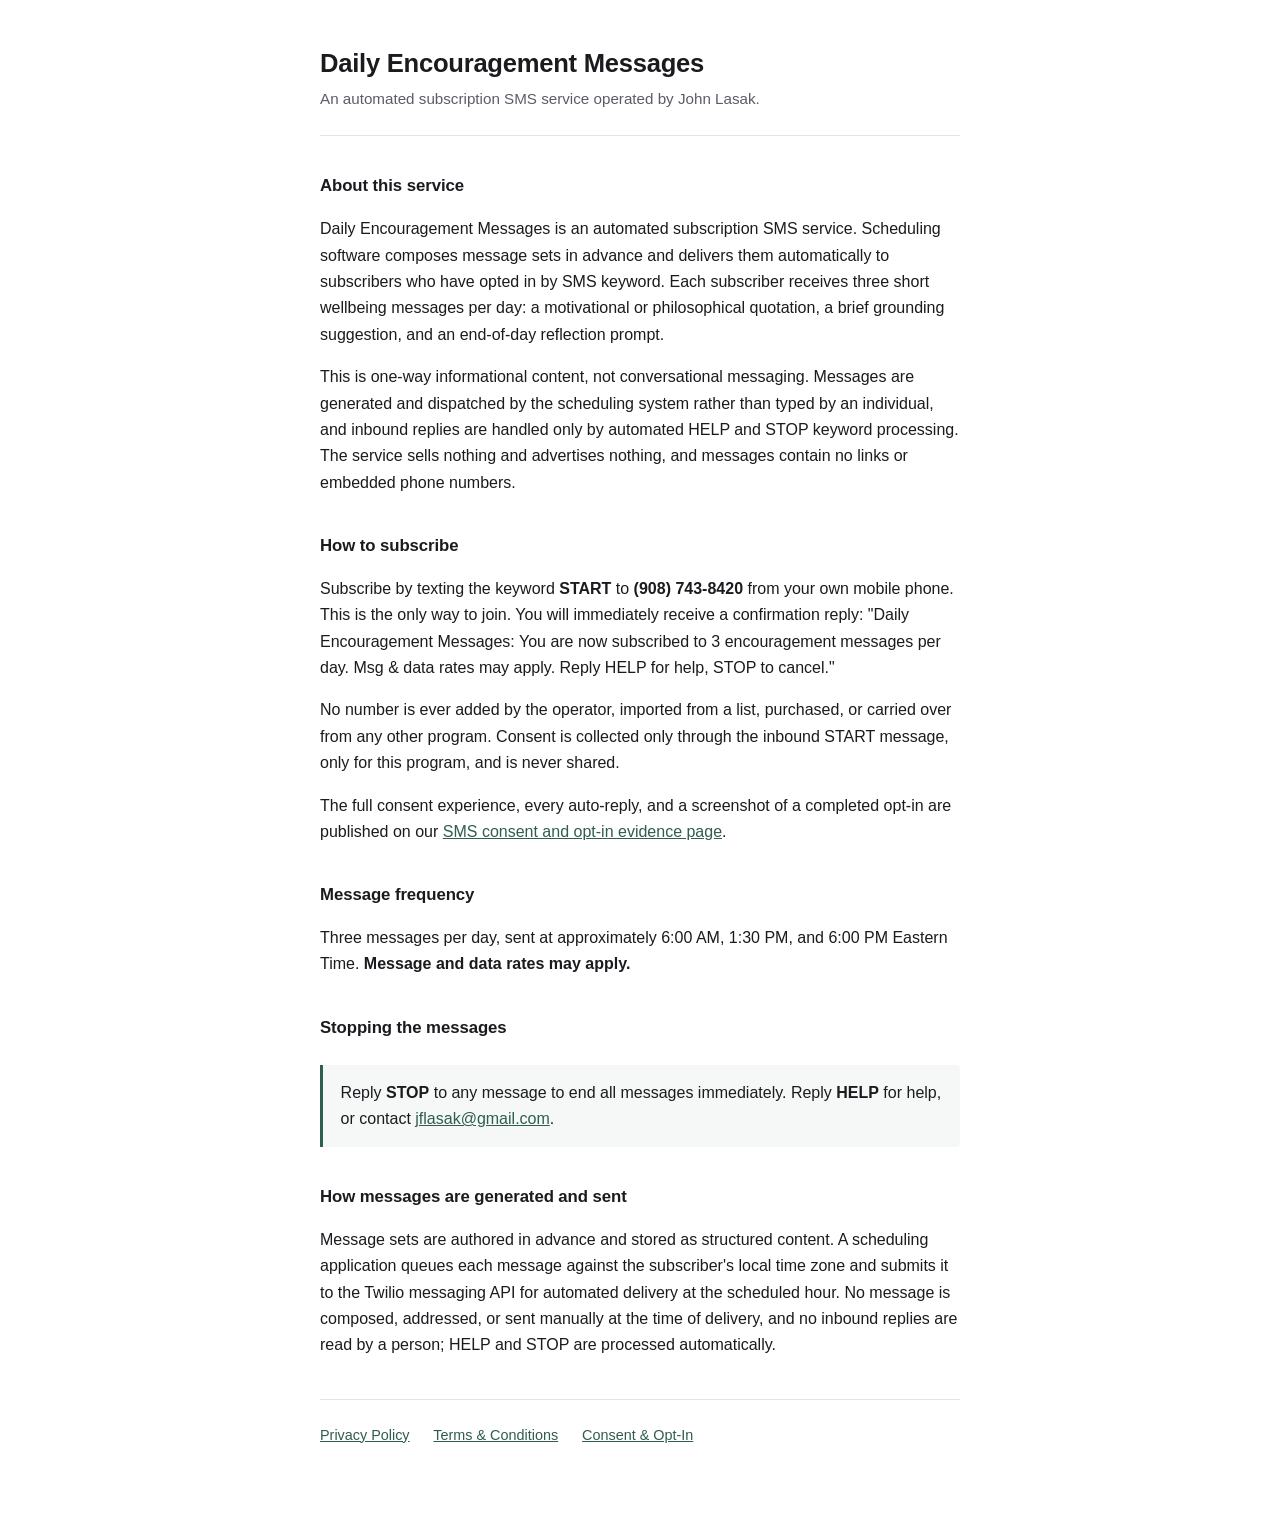
<file: index.html>
<!doctype html>
<html lang="en">
<head>
<meta charset="utf-8">
<meta name="viewport" content="width=device-width, initial-scale=1">
<meta name="robots" content="noindex, nofollow">
<title>Daily Encouragement Messages</title>
<link rel="stylesheet" href="style.css">
</head>
<body>
<main>
  <header>
    <h1>Daily Encouragement Messages</h1>
    <p class="sub">An automated subscription SMS service operated by John Lasak.</p>
  </header>

  <h2>About this service</h2>
  <p>
    Daily Encouragement Messages is an automated subscription SMS service.
    Scheduling software composes message sets in advance and delivers them
    automatically to subscribers who have opted in by SMS keyword. Each
    subscriber receives three short wellbeing messages per day: a motivational or
    philosophical quotation, a brief grounding suggestion, and an end-of-day
    reflection prompt.
  </p>
  <p>
    This is one-way informational content, not conversational messaging. Messages
    are generated and dispatched by the scheduling system rather than typed by an
    individual, and inbound replies are handled only by automated HELP and STOP
    keyword processing. The service sells nothing and advertises nothing, and
    messages contain no links or embedded phone numbers.
  </p>

  <h2>How to subscribe</h2>
  <p>
    Subscribe by texting the keyword <strong>START</strong> to
    <strong>(908) 743-8420</strong> from your own mobile phone. This is the
    only way to join. You will immediately receive a confirmation reply:
    "Daily Encouragement Messages: You are now subscribed to 3 encouragement
    messages per day. Msg &amp; data rates may apply. Reply HELP for help, STOP
    to cancel."
  </p>
  <p>
    No number is ever added by the operator, imported from a list, purchased, or
    carried over from any other program. Consent is collected only through the
    inbound START message, only for this program, and is never shared.
  </p>
  <p>
    The full consent experience, every auto-reply, and a screenshot of a
    completed opt-in are published on our
    <a href="consent.html">SMS consent and opt-in evidence page</a>.
  </p>

  <h2>Message frequency</h2>
  <p>
    Three messages per day, sent at approximately 6:00 AM, 1:30 PM, and 6:00 PM
    Eastern Time. <strong>Message and data rates may apply.</strong>
  </p>

  <h2>Stopping the messages</h2>
  <div class="callout">
    <p>
      Reply <strong>STOP</strong> to any message to end all messages immediately.
      Reply <strong>HELP</strong> for help, or contact
      <a href="mailto:jflasak@gmail.com">jflasak@gmail.com</a>.
    </p>
  </div>

  <h2>How messages are generated and sent</h2>
  <p>
    Message sets are authored in advance and stored as structured content. A
    scheduling application queues each message against the subscriber's local
    time zone and submits it to the Twilio messaging API for automated delivery
    at the scheduled hour. No message is composed, addressed, or sent manually at
    the time of delivery, and no inbound replies are read by a person; HELP and
    STOP are processed automatically.
  </p>

  <nav>
    <a href="privacy.html">Privacy Policy</a>
    <a href="terms.html">Terms &amp; Conditions</a>
    <a href="consent.html">Consent &amp; Opt-In</a>
  </nav>
</main>
</body>
</html>
</file>
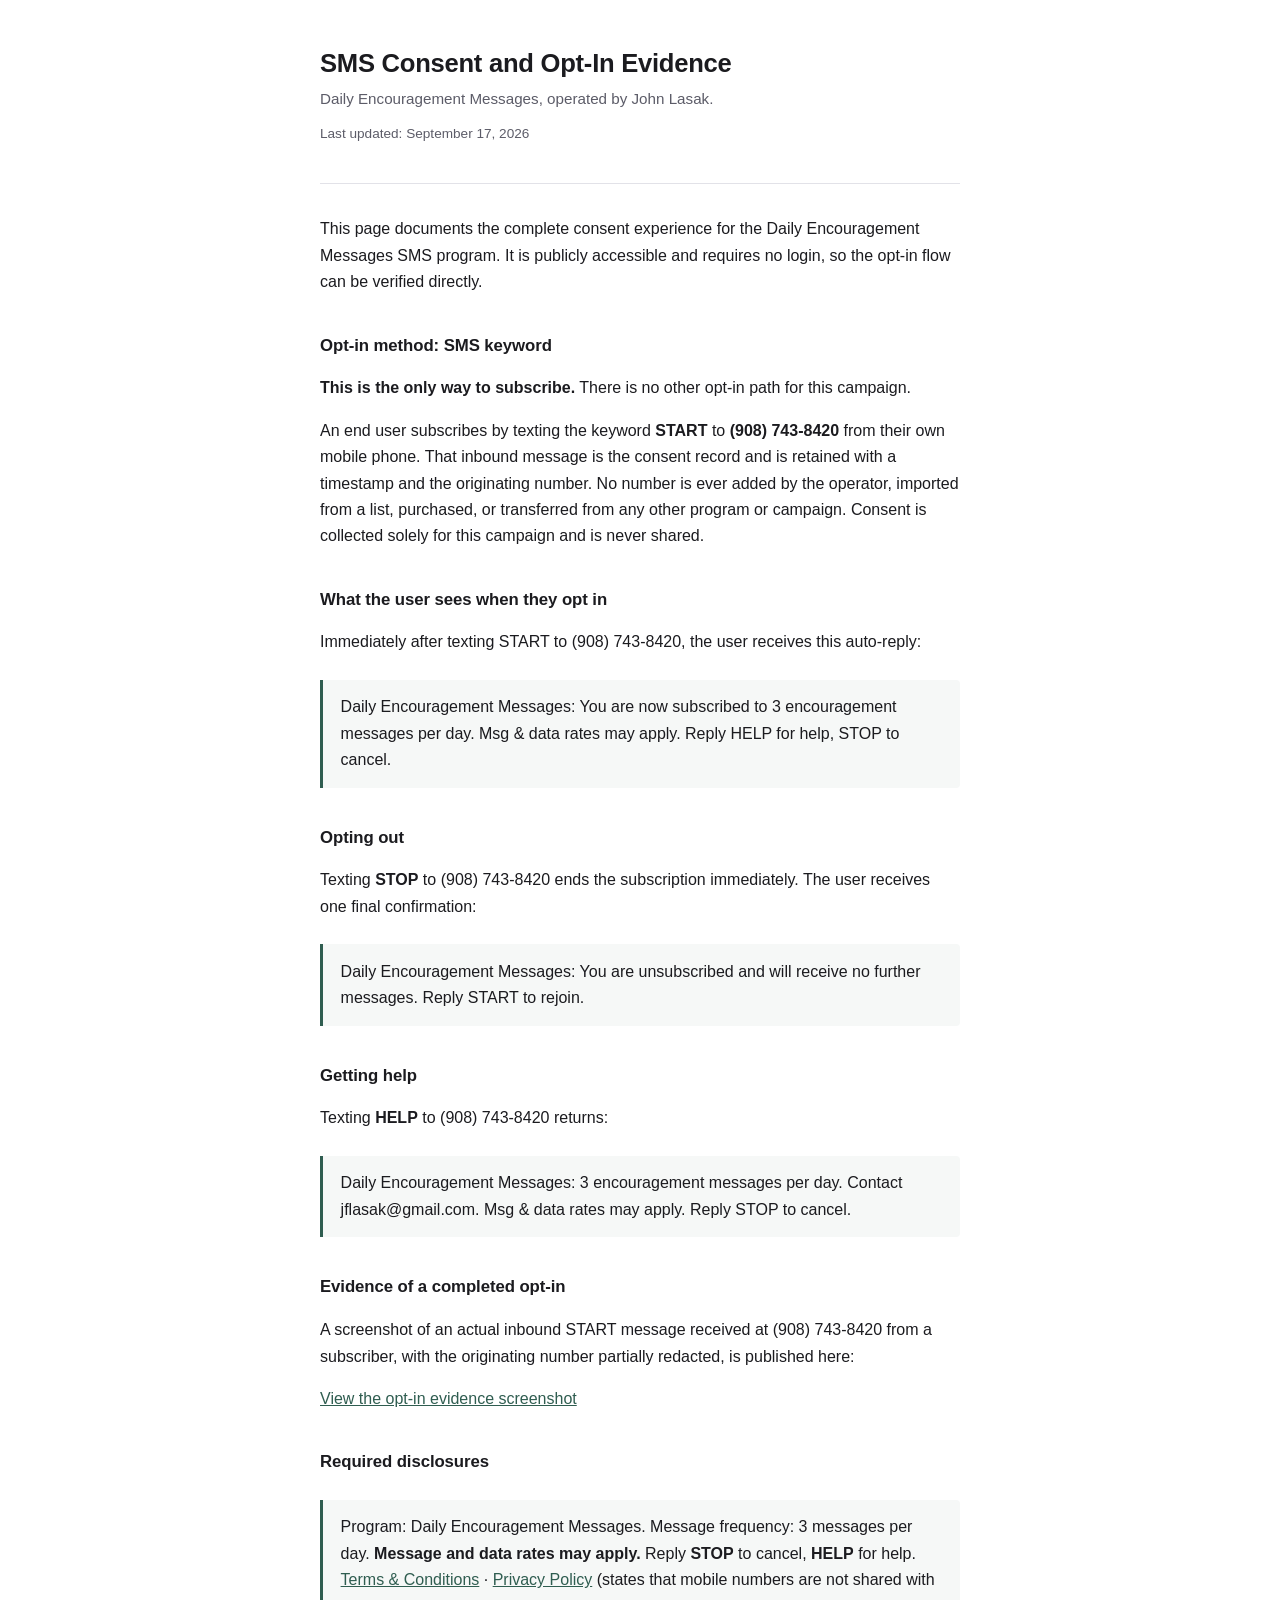
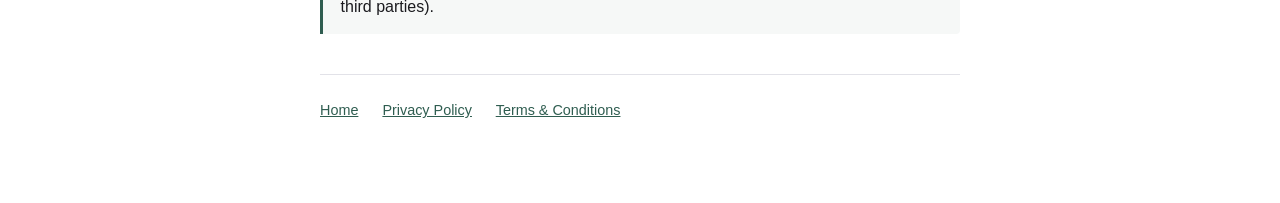
<file: consent.html>
<!doctype html>
<html lang="en">
<head>
<meta charset="utf-8">
<meta name="viewport" content="width=device-width, initial-scale=1">
<meta name="robots" content="noindex, nofollow">
<title>SMS Consent and Opt-In Evidence — Daily Encouragement Messages</title>
<link rel="stylesheet" href="style.css">
</head>
<body>
<main>
  <header>
    <h1>SMS Consent and Opt-In Evidence</h1>
    <p class="sub">Daily Encouragement Messages, operated by John Lasak.</p>
    <p class="updated">Last updated: September 17, 2026</p>
  </header>

  <p>
    This page documents the complete consent experience for the Daily
    Encouragement Messages SMS program. It is publicly accessible and requires no
    login, so the opt-in flow can be verified directly.
  </p>

  <h2>Opt-in method: SMS keyword</h2>
  <p>
    <strong>This is the only way to subscribe.</strong> There is no other opt-in
    path for this campaign.
  </p>
  <p>
    An end user subscribes by texting the keyword <strong>START</strong> to
    <strong>(908) 743-8420</strong> from their own mobile phone. That inbound
    message is the consent record and is retained with a timestamp and the
    originating number. No number is ever added by the operator, imported from a
    list, purchased, or transferred from any other program or campaign. Consent
    is collected solely for this campaign and is never shared.
  </p>

  <h2>What the user sees when they opt in</h2>
  <p>
    Immediately after texting START to (908) 743-8420, the user receives this
    auto-reply:
  </p>
  <div class="callout">
    <p>
      Daily Encouragement Messages: You are now subscribed to 3 encouragement
      messages per day. Msg &amp; data rates may apply. Reply HELP for help, STOP
      to cancel.
    </p>
  </div>

  <h2>Opting out</h2>
  <p>
    Texting <strong>STOP</strong> to (908) 743-8420 ends the subscription
    immediately. The user receives one final confirmation:
  </p>
  <div class="callout">
    <p>
      Daily Encouragement Messages: You are unsubscribed and will receive no
      further messages. Reply START to rejoin.
    </p>
  </div>

  <h2>Getting help</h2>
  <p>Texting <strong>HELP</strong> to (908) 743-8420 returns:</p>
  <div class="callout">
    <p>
      Daily Encouragement Messages: 3 encouragement messages per day. Contact
      jflasak@gmail.com. Msg &amp; data rates may apply. Reply STOP to cancel.
    </p>
  </div>

  <h2>Evidence of a completed opt-in</h2>
  <p>
    A screenshot of an actual inbound START message received at
    (908) 743-8420 from a subscriber, with the originating number partially
    redacted, is published here:
  </p>
  <p><a href="opt-in-screenshot.png">View the opt-in evidence screenshot</a></p>

  <h2>Required disclosures</h2>
  <div class="callout">
    <p>
      Program: Daily Encouragement Messages. Message frequency: 3 messages per
      day. <strong>Message and data rates may apply.</strong> Reply
      <strong>STOP</strong> to cancel, <strong>HELP</strong> for help.
      <a href="terms.html">Terms &amp; Conditions</a> ·
      <a href="privacy.html">Privacy Policy</a> (states that mobile numbers are
      not shared with third parties).
    </p>
  </div>

  <nav>
    <a href="index.html">Home</a>
    <a href="privacy.html">Privacy Policy</a>
    <a href="terms.html">Terms &amp; Conditions</a>
  </nav>
</main>
</body>
</html>
</file>
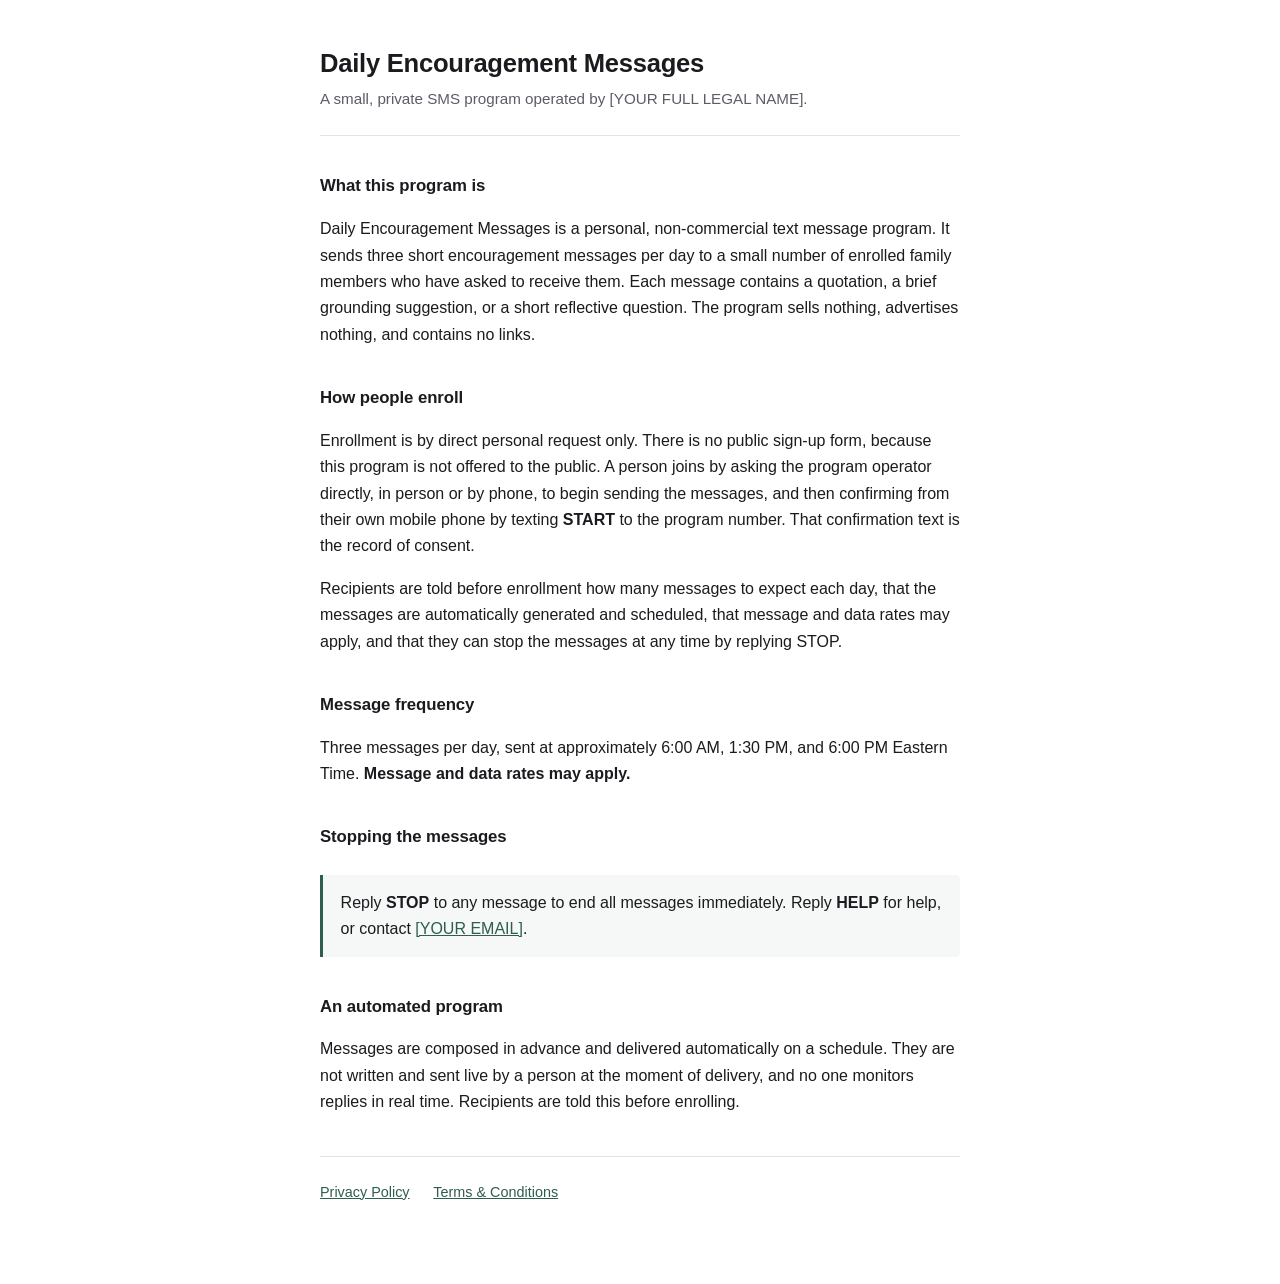
<file: index (6).html>
<!doctype html>
<html lang="en">
<head>
<meta charset="utf-8">
<meta name="viewport" content="width=device-width, initial-scale=1">
<meta name="robots" content="noindex, nofollow">
<title>Daily Encouragement Messages</title>
<link rel="stylesheet" href="style.css">
</head>
<body>
<main>
  <header>
    <h1>Daily Encouragement Messages</h1>
    <p class="sub">A small, private SMS program operated by [YOUR FULL LEGAL NAME].</p>
  </header>

  <h2>What this program is</h2>
  <p>
    Daily Encouragement Messages is a personal, non-commercial text message program.
    It sends three short encouragement messages per day to a small number of
    enrolled family members who have asked to receive them. Each message contains a
    quotation, a brief grounding suggestion, or a short reflective question. The
    program sells nothing, advertises nothing, and contains no links.
  </p>

  <h2>How people enroll</h2>
  <p>
    Enrollment is by direct personal request only. There is no public sign-up form,
    because this program is not offered to the public. A person joins by asking the
    program operator directly, in person or by phone, to begin sending the messages,
    and then confirming from their own mobile phone by texting <strong>START</strong>
    to the program number. That confirmation text is the record of consent.
  </p>
  <p>
    Recipients are told before enrollment how many messages to expect each day, that
    the messages are automatically generated and scheduled, that message and data
    rates may apply, and that they can stop the messages at any time by replying
    STOP.
  </p>

  <h2>Message frequency</h2>
  <p>
    Three messages per day, sent at approximately 6:00 AM, 1:30 PM, and 6:00 PM
    Eastern Time. <strong>Message and data rates may apply.</strong>
  </p>

  <h2>Stopping the messages</h2>
  <div class="callout">
    <p>
      Reply <strong>STOP</strong> to any message to end all messages immediately.
      Reply <strong>HELP</strong> for help, or contact
      <a href="mailto:[YOUR EMAIL]">[YOUR EMAIL]</a>.
    </p>
  </div>

  <h2>An automated program</h2>
  <p>
    Messages are composed in advance and delivered automatically on a schedule. They
    are not written and sent live by a person at the moment of delivery, and no one
    monitors replies in real time. Recipients are told this before enrolling.
  </p>

  <nav>
    <a href="privacy.html">Privacy Policy</a>
    <a href="terms.html">Terms &amp; Conditions</a>
  </nav>
</main>
</body>
</html>
</file>
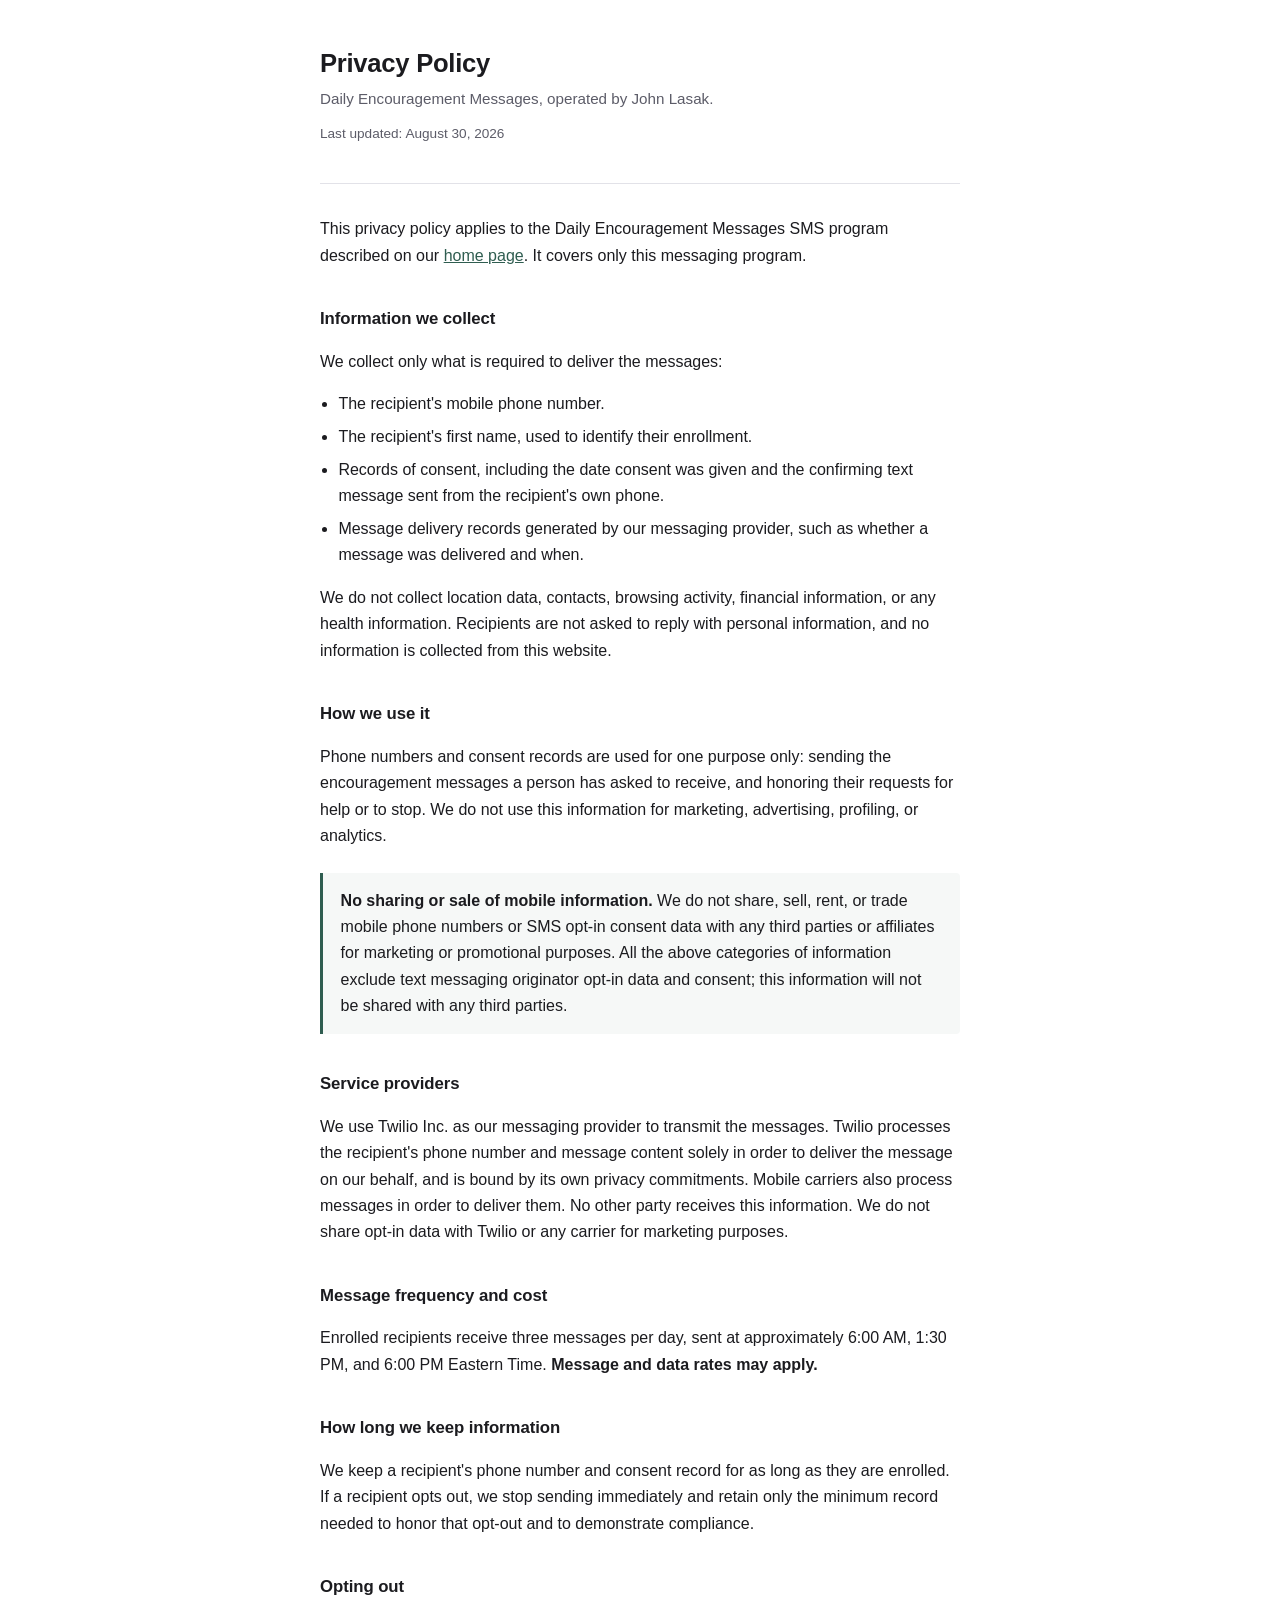
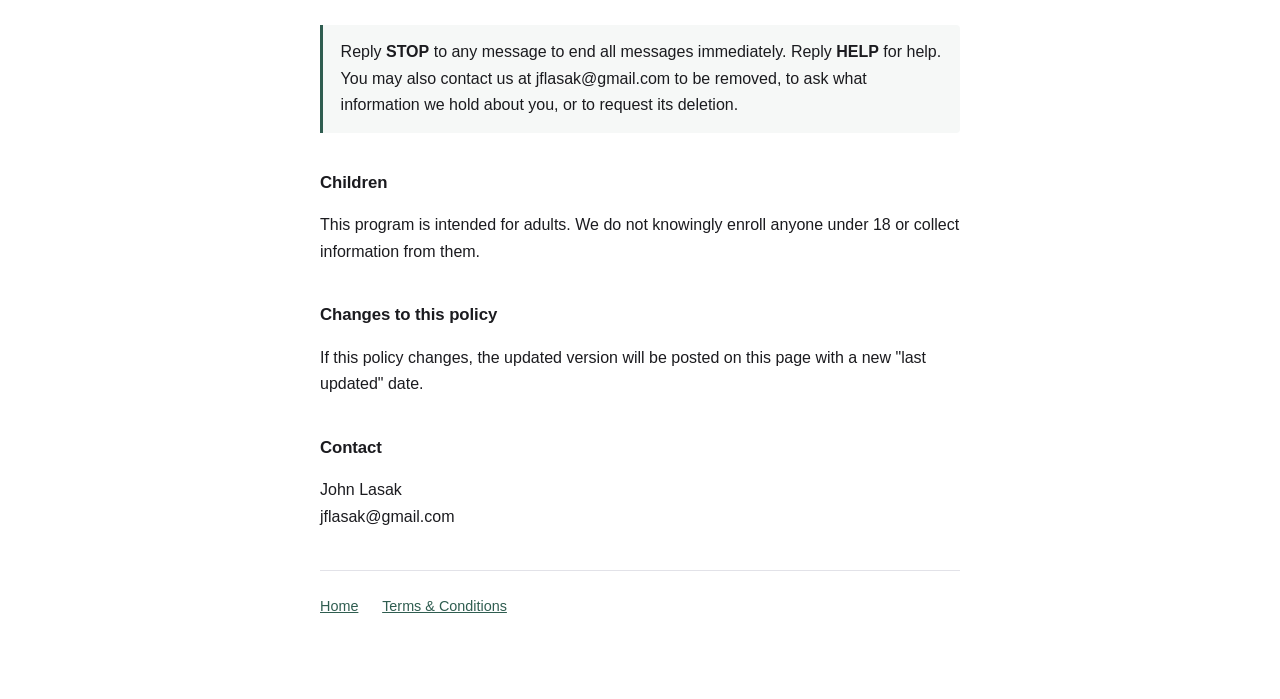
<file: privacy.html>
<!doctype html>
<html lang="en">
<head>
<meta charset="utf-8">
<meta name="viewport" content="width=device-width, initial-scale=1">
<meta name="robots" content="noindex, nofollow">
<title>Privacy Policy — Daily Encouragement Messages</title>
<link rel="stylesheet" href="style.css">
</head>
<body>
<main>
  <header>
    <h1>Privacy Policy</h1>
    <p class="sub">Daily Encouragement Messages, operated by John Lasak.</p>
    <p class="updated">Last updated: August 30, 2026</p>
  </header>

  <p>
    This privacy policy applies to the Daily Encouragement Messages SMS program
    described on our <a href="index.html">home page</a>. It covers only this
    messaging program.
  </p>

  <h2>Information we collect</h2>
  <p>We collect only what is required to deliver the messages:</p>
  <ul>
    <li>The recipient's mobile phone number.</li>
    <li>The recipient's first name, used to identify their enrollment.</li>
    <li>Records of consent, including the date consent was given and the confirming
        text message sent from the recipient's own phone.</li>
    <li>Message delivery records generated by our messaging provider, such as
        whether a message was delivered and when.</li>
  </ul>
  <p>
    We do not collect location data, contacts, browsing activity, financial
    information, or any health information. Recipients are not asked to reply with
    personal information, and no information is collected from this website.
  </p>

  <h2>How we use it</h2>
  <p>
    Phone numbers and consent records are used for one purpose only: sending the
    encouragement messages a person has asked to receive, and honoring their
    requests for help or to stop. We do not use this information for marketing,
    advertising, profiling, or analytics.
  </p>

  <div class="callout">
    <p>
      <strong>No sharing or sale of mobile information.</strong> We do not share,
      sell, rent, or trade mobile phone numbers or SMS opt-in consent data with any
      third parties or affiliates for marketing or promotional purposes. All the
      above categories of information exclude text messaging originator opt-in data
      and consent; this information will not be shared with any third parties.
    </p>
  </div>

  <h2>Service providers</h2>
  <p>
    We use Twilio Inc. as our messaging provider to transmit the messages. Twilio
    processes the recipient's phone number and message content solely in order to
    deliver the message on our behalf, and is bound by its own privacy commitments.
    Mobile carriers also process messages in order to deliver them. No other party
    receives this information. We do not share opt-in data with Twilio or any
    carrier for marketing purposes.
  </p>

  <h2>Message frequency and cost</h2>
  <p>
    Enrolled recipients receive three messages per day, sent at approximately
    6:00 AM, 1:30 PM, and 6:00 PM Eastern Time.
    <strong>Message and data rates may apply.</strong>
  </p>

  <h2>How long we keep information</h2>
  <p>
    We keep a recipient's phone number and consent record for as long as they are
    enrolled. If a recipient opts out, we stop sending immediately and retain only
    the minimum record needed to honor that opt-out and to demonstrate compliance.
  </p>

  <h2>Opting out</h2>
  <div class="callout">
    <p>
      Reply <strong>STOP</strong> to any message to end all messages immediately.
      Reply <strong>HELP</strong> for help. You may also contact us at jflasak@gmail.com to be removed, to ask what
      information we hold about you, or to request its deletion.
    </p>
  </div>

  <h2>Children</h2>
  <p>
    This program is intended for adults. We do not knowingly enroll anyone under
    18 or collect information from them.
  </p>

  <h2>Changes to this policy</h2>
  <p>
    If this policy changes, the updated version will be posted on this page with a
    new "last updated" date.
  </p>

  <h2>Contact</h2>
  <p>
    John Lasak<br>
    jflasak@gmail.com
  </p>

  <nav>
    <a href="index.html">Home</a>
    <a href="terms.html">Terms &amp; Conditions</a>
  </nav>
</main>
</body>
</html>
</file>
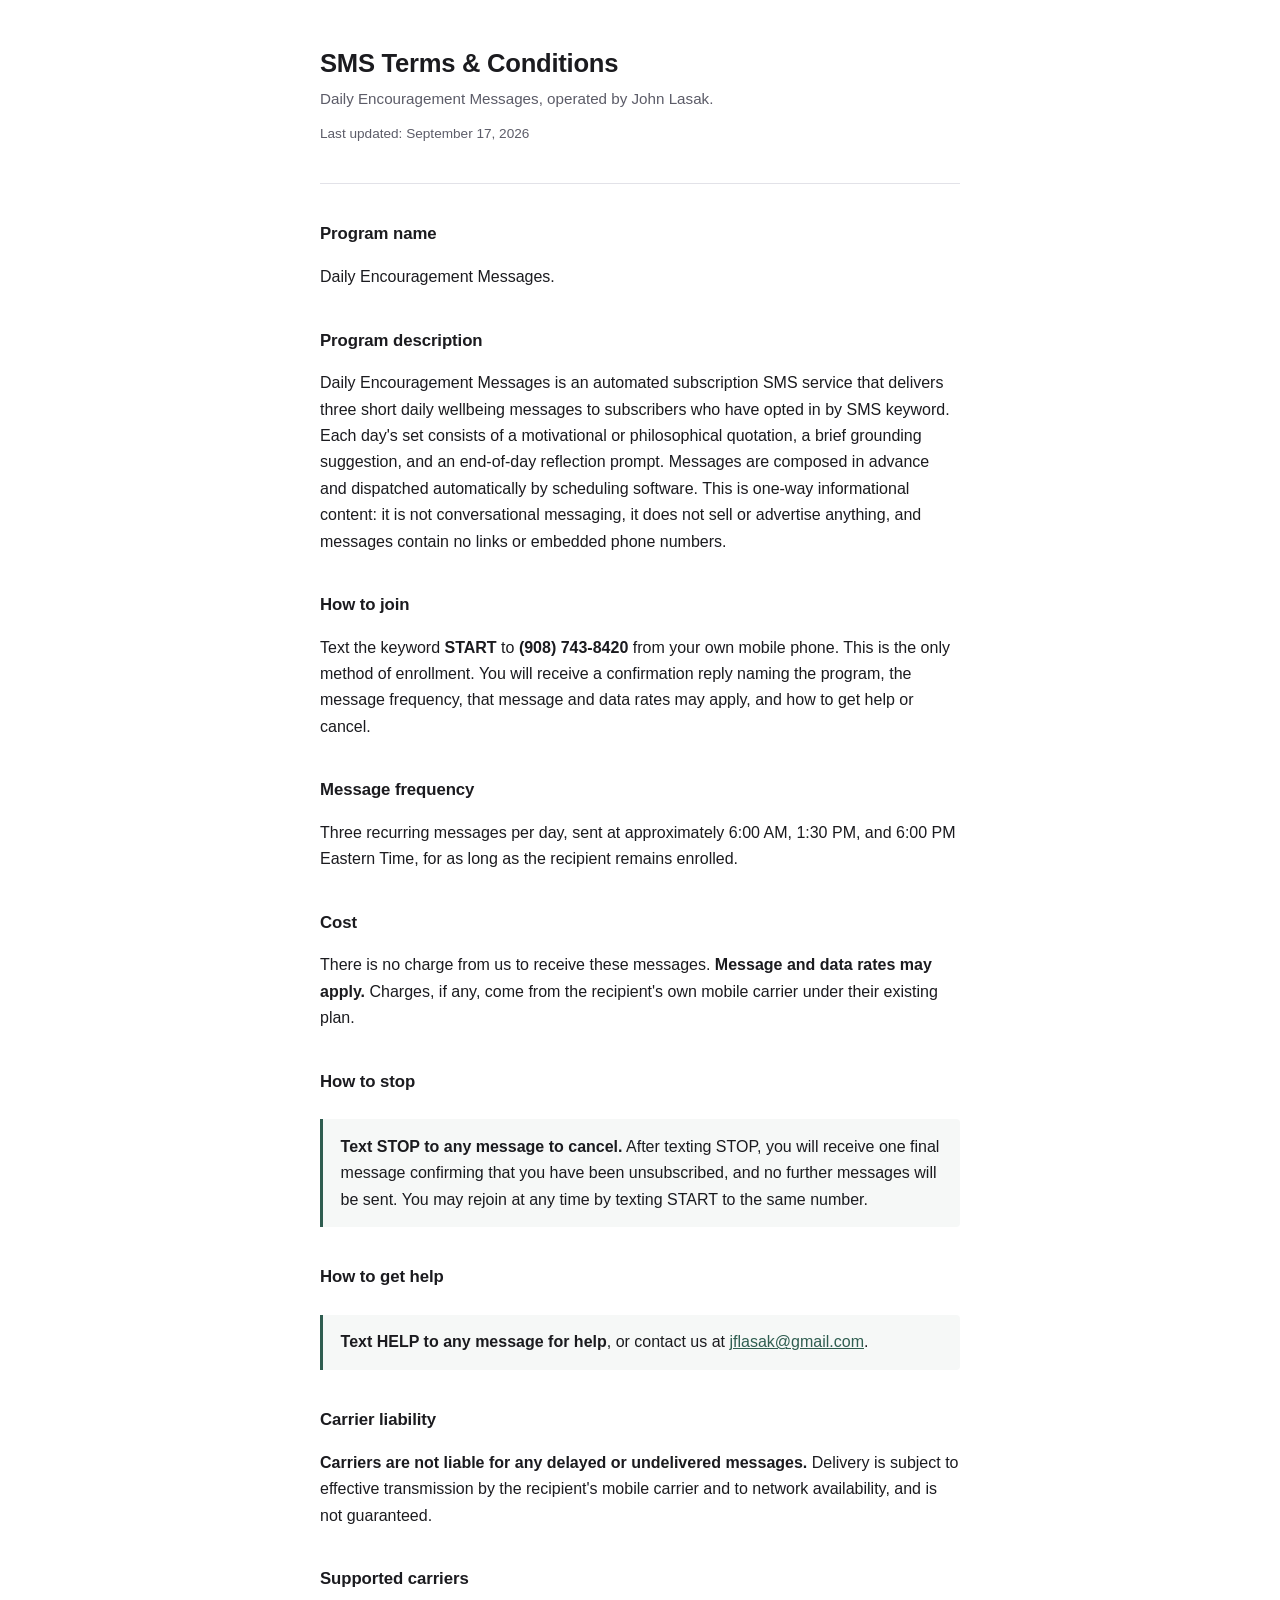
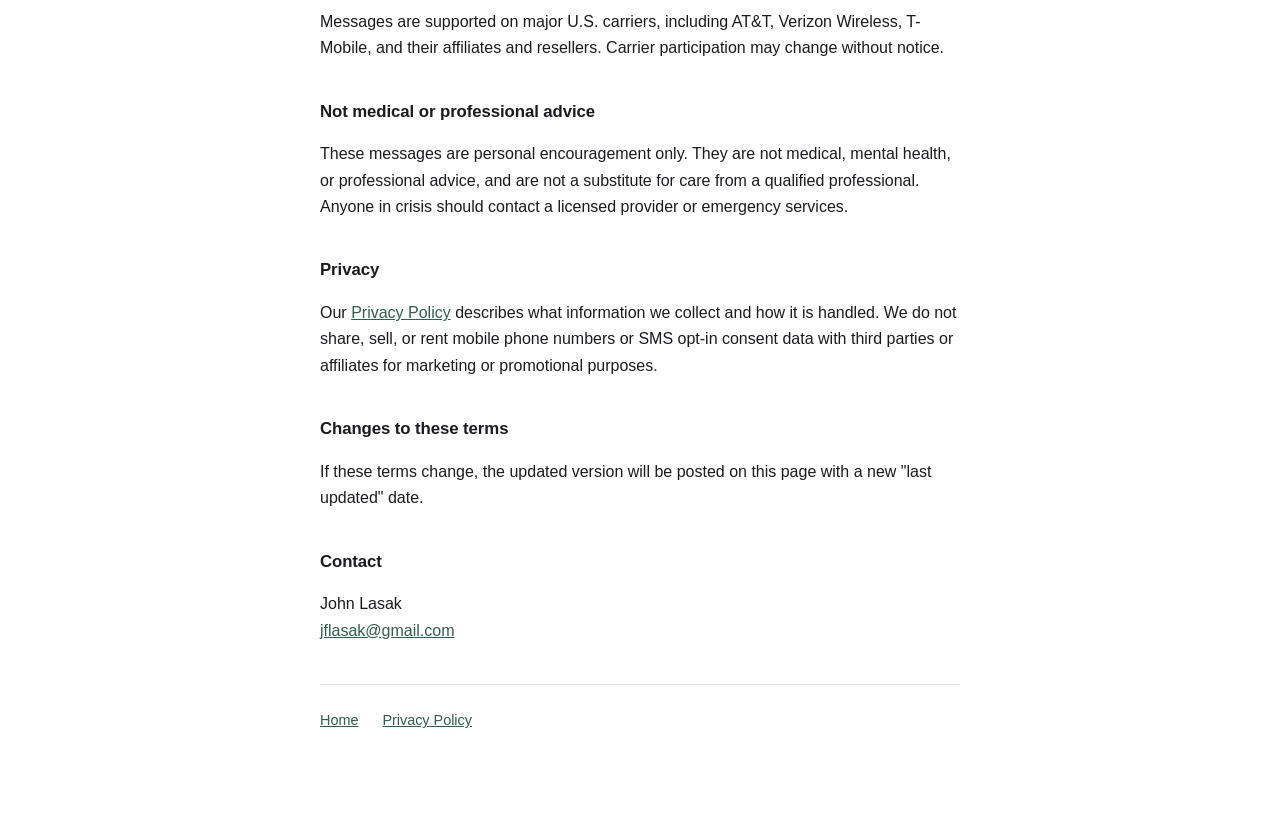
<file: terms.html>
<!doctype html>
<html lang="en">
<head>
<meta charset="utf-8">
<meta name="viewport" content="width=device-width, initial-scale=1">
<meta name="robots" content="noindex, nofollow">
<title>Terms &amp; Conditions — Daily Encouragement Messages</title>
<link rel="stylesheet" href="style.css">
</head>
<body>
<main>
  <header>
    <h1>SMS Terms &amp; Conditions</h1>
    <p class="sub">Daily Encouragement Messages, operated by John Lasak.</p>
    <p class="updated">Last updated: September 17, 2026</p>
  </header>

  <h2>Program name</h2>
  <p>Daily Encouragement Messages.</p>

  <h2>Program description</h2>
  <p>
    Daily Encouragement Messages is an automated subscription SMS service that
    delivers three short daily wellbeing messages to subscribers who have opted
    in by SMS keyword. Each day's set consists of a motivational or philosophical
    quotation, a brief grounding suggestion, and an end-of-day reflection prompt.
    Messages are composed in advance and dispatched automatically by scheduling
    software. This is one-way informational content: it is not conversational
    messaging, it does not sell or advertise anything, and messages contain no
    links or embedded phone numbers.
  </p>

  <h2>How to join</h2>
  <p>
    Text the keyword <strong>START</strong> to <strong>(908) 743-8420</strong>
    from your own mobile phone. This is the only method of enrollment. You will
    receive a confirmation reply naming the program, the message frequency, that
    message and data rates may apply, and how to get help or cancel.
  </p>

  <h2>Message frequency</h2>
  <p>
    Three recurring messages per day, sent at approximately 6:00 AM, 1:30 PM, and
    6:00 PM Eastern Time, for as long as the recipient remains enrolled.
  </p>

  <h2>Cost</h2>
  <p>
    There is no charge from us to receive these messages.
    <strong>Message and data rates may apply.</strong> Charges, if any, come from
    the recipient's own mobile carrier under their existing plan.
  </p>

  <h2>How to stop</h2>
  <div class="callout">
    <p>
      <strong>Text STOP to any message to cancel.</strong> After texting STOP, you
      will receive one final message confirming that you have been unsubscribed,
      and no further messages will be sent. You may rejoin at any time by texting
      START to the same number.
    </p>
  </div>

  <h2>How to get help</h2>
  <div class="callout">
    <p>
      <strong>Text HELP to any message for help</strong>, or contact us at
      <a href="mailto:jflasak@gmail.com">jflasak@gmail.com</a>.
    </p>
  </div>

  <h2>Carrier liability</h2>
  <p>
    <strong>Carriers are not liable for any delayed or undelivered messages.</strong>
    Delivery is subject to effective transmission by the recipient's mobile carrier
    and to network availability, and is not guaranteed.
  </p>

  <h2>Supported carriers</h2>
  <p>
    Messages are supported on major U.S. carriers, including AT&amp;T, Verizon
    Wireless, T-Mobile, and their affiliates and resellers. Carrier participation
    may change without notice.
  </p>

  <h2>Not medical or professional advice</h2>
  <p>
    These messages are personal encouragement only. They are not medical, mental
    health, or professional advice, and are not a substitute for care from a
    qualified professional. Anyone in crisis should contact a licensed provider or
    emergency services.
  </p>

  <h2>Privacy</h2>
  <p>
    Our <a href="privacy.html">Privacy Policy</a> describes what information we
    collect and how it is handled. We do not share, sell, or rent mobile phone
    numbers or SMS opt-in consent data with third parties or affiliates for
    marketing or promotional purposes.
  </p>

  <h2>Changes to these terms</h2>
  <p>
    If these terms change, the updated version will be posted on this page with a
    new "last updated" date.
  </p>

  <h2>Contact</h2>
  <p>
    John Lasak<br>
    <a href="mailto:jflasak@gmail.com">jflasak@gmail.com</a>
  </p>

  <nav>
    <a href="index.html">Home</a>
    <a href="privacy.html">Privacy Policy</a>
  </nav>
</main>
</body>
</html>
</file>
<file: style.css>
:root {
  --ink: #1b1b1f;
  --muted: #5c5c68;
  --rule: #e2e2e8;
  --bg: #ffffff;
  --accent: #2f5d50;
}
* { box-sizing: border-box; }
body {
  margin: 0;
  padding: 3rem 1.25rem 5rem;
  background: var(--bg);
  color: var(--ink);
  font: 16px/1.65 -apple-system, BlinkMacSystemFont, "Segoe UI", Helvetica, Arial, sans-serif;
}
main { max-width: 40rem; margin: 0 auto; }
header { border-bottom: 1px solid var(--rule); padding-bottom: 1.5rem; margin-bottom: 2rem; }
h1 { font-size: 1.6rem; line-height: 1.25; margin: 0 0 .4rem; letter-spacing: -.01em; }
h2 { font-size: 1.05rem; margin: 2.25rem 0 .6rem; letter-spacing: -.005em; }
p, li { color: var(--ink); }
ul { padding-left: 1.15rem; }
li { margin-bottom: .4rem; }
.sub { color: var(--muted); font-size: .95rem; margin: 0; }
.updated { color: var(--muted); font-size: .85rem; margin-top: .75rem; }
strong { font-weight: 650; }
a { color: var(--accent); }
nav { margin-top: 2.5rem; padding-top: 1.5rem; border-top: 1px solid var(--rule); font-size: .9rem; }
nav a { margin-right: 1.25rem; }
.callout {
  border-left: 3px solid var(--accent);
  background: #f6f8f7;
  padding: .9rem 1.1rem;
  margin: 1.5rem 0;
  border-radius: 0 4px 4px 0;
}
.callout p { margin: 0; }
@media (prefers-color-scheme: dark) {
  :root { --ink: #ececf1; --muted: #a0a0ad; --rule: #33333c; --bg: #16161a; --accent: #7fc4ae; }
  .callout { background: #1e2320; }
}
</file>
